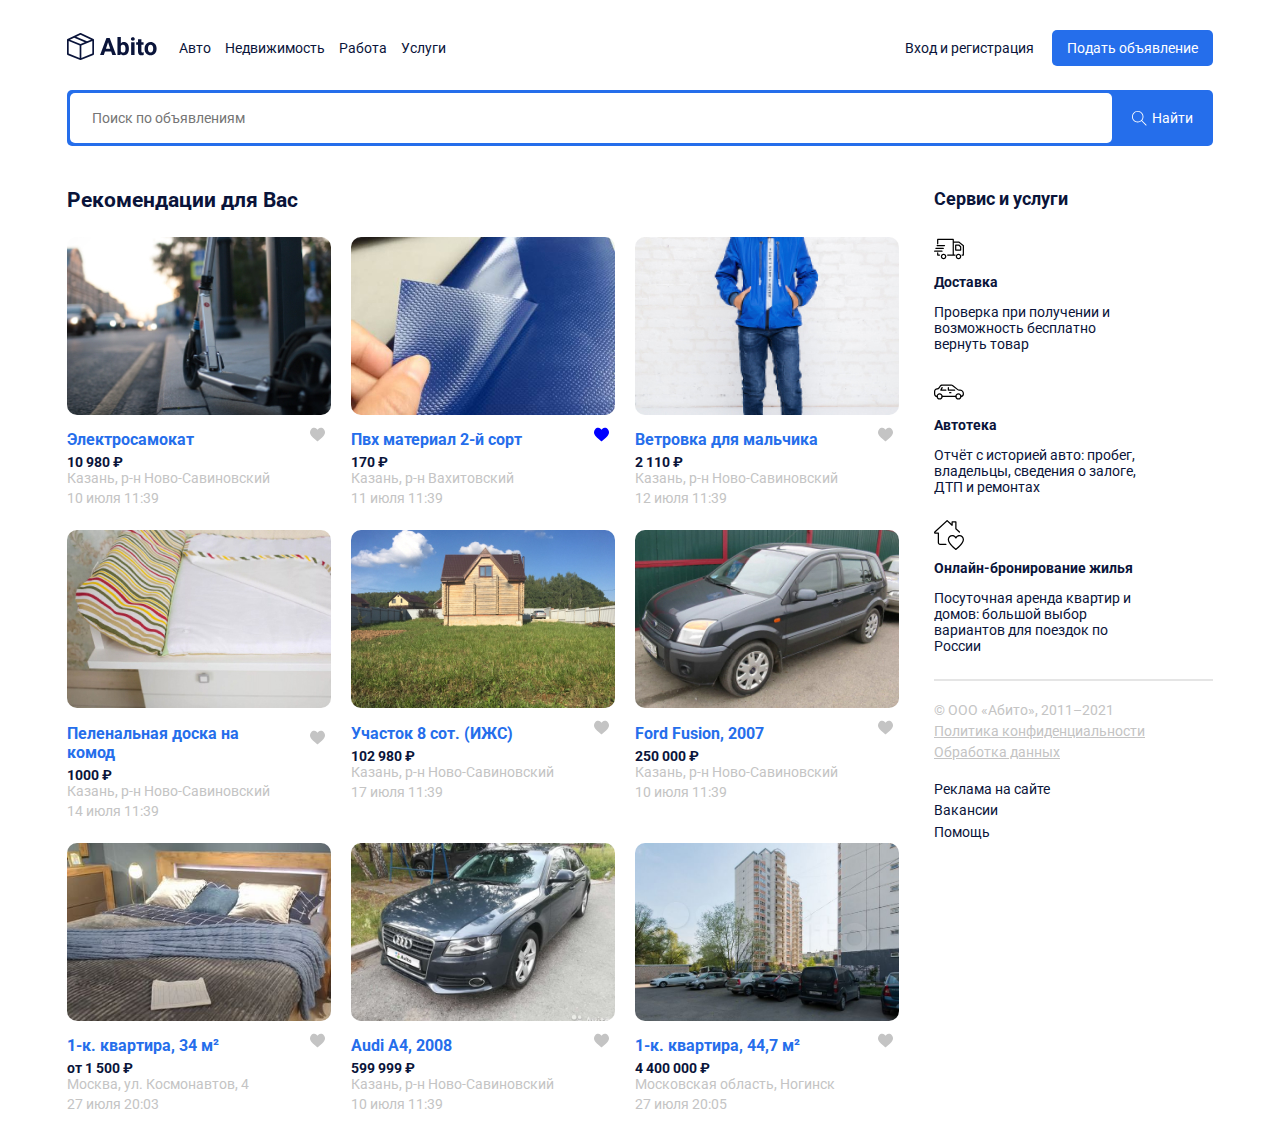
<file: index.html>
<!DOCTYPE html>
<html lang="en">
  <head>
    <meta charset="utf-8">
    <meta http-equiv="X-UA-Compatible" content="IE=edge">
    <meta name="viewport" content="width=device-widthm initial-scale=1.0">
    <title>Abito - доска объявлений</title>
    <!-- Подключаем шрифт Roboto от google font -->
    <link rel="preconnect" href="https://fonts.googleapis.com">
    <link rel="preconnect" href="https://fonts.gstatic.com" crossorigin>
    <link href="https://fonts.googleapis.com/css2?family=Roboto:wght@400;700&display=swap" rel="stylesheet">
    <link rel="stylesheet" href="css/normalize.css">
    <link rel="stylesheet" href="css/style.css">

  </head>
  <body>
    <!-- header start -->
    <header class="header container">
      <div class="navbar">
        <a href="index.html" class="logo">
          <img src="img/logo.svg" alt="logo: Abito" class="logo-image"></img>
        </a>
        <!--навигация-->
        <nav class="navbar-menu">
          <!--меню-->
          <ul class="menu">
            <!--пункт меню-->
            <li class="menu-item">
              <a href="#" class="menu-link">Авто</a>
            </li>
            <li class="menu-item">
              <a href="#" class="menu-link">Недвижимость</a>
            </li>
            <li class="menu-item">
              <a href="#" class="menu-link">Работа</a>
            </li>
            <li class="menu-item">
              <a href="#" class="menu-link">Услуги</a>
            </li>
          </ul>
        </nav>

        <div class="button-group">
          <a href="#" class="button button-link">Вход и регистрация</a>
          <a href="#" class="button button-primary">Подать объявление</a>
        </div>
      </div>
      <!-- /.navbar-->
      <div class="search-panel">
        <input type="search" class="search-input" placeholder="Поиск по объявлениям">
        <button class="search-button">
          <svg class="search-icon" width="15" height="15" viewBox="0 0 15 15" fill="none" xmlns="http://www.w3.org/2000/svg">
            <path d="M14.6506 14.0012L10.0862 9.43675C10.9465 8.43352 11.4706 7.13293 11.4706 5.71058C11.4706 2.54822 8.89765 -0.0247192 5.7353 -0.0247192C4.20353 -0.0247192 2.76265 0.571751 1.67824 1.6544C0.595589 2.73793 -0.000881376 4.17881 9.77541e-07 5.71058C9.77541e-07 8.87293 2.57294 11.4459 5.7353 11.4459C7.15765 11.4459 8.45912 10.9218 9.46235 10.0615L14.0268 14.6259L14.6506 14.0012ZM5.7353 10.5635C3.06 10.5635 0.882354 8.38675 0.882354 5.71058C0.881472 4.41352 1.38618 3.19499 2.30294 2.2791C3.21882 1.36234 4.43824 0.857634 5.7353 0.857634C8.41059 0.857634 10.5882 3.0344 10.5882 5.71058C10.5882 8.38587 8.41059 10.5635 5.7353 10.5635Z" fill="white"/>
          </svg>
          <span class="search-button-text">Найти
          </span>
        </button>
      </div>
      <!-- /.search-panel-->
    </header>

    <div class="page-content container">
      <!-- Блок с объявлениями-->
      <main class="main">
        <h2 class="page-title">Рекомендации для Вас</h2>
        <div class="cards">
          <div class="card">
            <a href="single.html" class="card-link">
            <img src="img/card-image-1.jpg" alt="photo" class="card-image">
            </a>
            <div class="card-header">
              <a href="single.html" class="card-link">
                <h3 class="card-title">Электросамокат</h3>
              </a>
              <button class="like">
                <img src="img/like.svg" alt="like">
              </button>
            </div>
            <strong class="price">
              10 980 ₽
            </strong>
            <p class="card-text">Казань, р-н Ново-Савиновский</p>
            <p class="card-text">10 июля 11:39</p>
          </div>
          <div class="card">
            <a href="#" class="card-link">
            <img src="img/card-image-2.jpg" alt="photo" class="card-image">
            </a>
            <div class="card-header">
              <a href="#" class="card-link">
              <h3 class="card-title">Пвх материал 2-й сорт</h3>
              </a>
              <button class="like">
                <svg class="like-icon" width="15" height="15" viewBox="0 0 15 15" fill="none" xmlns="http://www.w3.org/2000/svg">
                <g clip-path="url(#clip0)">
                <path
                  d="M13.81 2.12631C13.0336 1.28414 11.9681 0.820312 10.8097 0.820312C9.94389 0.820312 9.15092 1.09406 8.45284 1.63387C8.10059 1.90636 7.78141 2.23972 7.5 2.62882C7.2187 2.23984 6.89941 1.90636 6.54705 1.63387C5.84908 1.09406 5.05611 0.820312 4.19025 0.820312C3.03188 0.820312 1.96632 1.28414 1.18984 2.12631C0.42263 2.95864 0 4.09573 0 5.32825C0 6.59683 0.472755 7.75806 1.48773 8.98281C2.39571 10.0784 3.70068 11.1905 5.21187 12.4783C5.72788 12.9181 6.31279 13.4166 6.92013 13.9476C7.08057 14.0881 7.28645 14.1655 7.5 14.1655C7.71343 14.1655 7.91943 14.0881 8.07964 13.9478C8.68698 13.4167 9.27223 12.918 9.78848 12.478C11.2994 11.1904 12.6044 10.0784 13.5124 8.9827C14.5274 7.75806 15 6.59683 15 5.32814C15 4.09573 14.5774 2.95864 13.81 2.12631Z"
                />
                </g>
                <defs>
                <clipPath id="clip0">
                <rect width="15" height="15" fill="white"/>
                </clipPath>
                </defs>
                </svg>
              </button>
            </div>
            <strong class="price">
              170 ₽
            </strong>
            <p class="card-text">Казань, р-н Вахитовский</p>
            <p class="card-text">11 июля 11:39</p>
          </div>
          <div class="card">
            <img src="img/card-image-3.jpg" alt="photo" class="card-image">
            <div class="card-header">
              <h3 class="card-title">Ветровка для мальчика</h3>
              <button class="like">
                <img src="img/like.svg" alt="like">
              </button>
            </div>
            <strong class="price">
              2 110 ₽
            </strong>
            <p class="card-text">Казань, р-н Ново-Савиновский</p>
            <p class="card-text">12 июля 11:39</p>
          </div>
          <div class="card">
            <img src="img/card-image-4.jpg" alt="photo" class="card-image">
            <div class="card-header">
              <h3 class="card-title">Пеленальная доска на комод</h3>
              <button class="like">
                <img src="img/like.svg" alt="like">
              </button>
            </div>
            <strong class="price">
              1000 ₽
            </strong>
            <p class="card-text">Казань, р-н Ново-Савиновский</p>
            <p class="card-text">14 июля 11:39</p>
          </div>
          <div class="card">
            <img src="img/card-image-5.jpg" alt="photo" class="card-image">
            <div class="card-header">
              <h3 class="card-title">Участок 8 сот. (ИЖС)</h3>
              <button class="like">
                <img src="img/like.svg" alt="like">
              </button>
            </div>
            <strong class="price">
              102 980 ₽
            </strong>
            <p class="card-text">Казань, р-н Ново-Савиновский</p>
            <p class="card-text">17 июля 11:39</p>
          </div>
          <div class="card">
            <img src="img/card-image-6.jpg" alt="photo" class="card-image">
            <div class="card-header">
              <h3 class="card-title">Ford Fusion, 2007</h3>
              <button class="like">
                <img src="img/like.svg" alt="like">
              </button>
            </div>
            <strong class="price">
              250 000 ₽
            </strong>
            <p class="card-text">Казань, р-н Ново-Савиновский</p>
            <p class="card-text">10 июля 11:39</p>
          </div>
          <div class="card">
            <img src="img/card-image-7.jpg" alt="photo" class="card-image">
            <div class="card-header">
              <h3 class="card-title">1-к. квартира, 34 м² </h3>
              <button class="like">
                <img src="img/like.svg" alt="like">
              </button>
            </div>
            <strong class="price">
              от 1 500 ₽
            </strong>
            <p class="card-text">Москва, ул. Космонавтов, 4</p>
            <p class="card-text">27 июля 20:03</p>
          </div>
          <div class="card">
            <img src="img/card-image-8.jpg" alt="photo" class="card-image">
            <div class="card-header">
              <h3 class="card-title">Audi A4, 2008</h3>
              <button class="like">
                <img src="img/like.svg" alt="like">
              </button>
            </div>
            <strong class="price">
              599 999 ₽
            </strong>
            <p class="card-text">Казань, р-н Ново-Савиновский</p>
            <p class="card-text">10 июля 11:39</p>
          </div>
          <div class="card">
            <img src="img/card-image-9.jpg" alt="photo" class="card-image">
            <div class="card-header">
              <h3 class="card-title">1-к. квартира, 44,7 м²</h3>
              <button class="like">
                <img src="img/like.svg" alt="like">
              </button>
            </div>
            <strong class="price">
              4 400 000 ₽
            </strong>
            <p class="card-text">Московская область, Ногинск</p>
            <p class="card-text">27 июля 20:05</p>
          </div>
        </div>
      </main>
      <!-- сайдбар-->
      <aside class="sidebar">
        <h4 class="page-title">Сервис и услуги</h4>
          <div class="service">
            <img src="img/shipping.svg" alt="icon: shipping" class="service-image">
            <h5 class="service-title">Доставка</h5>
            <p class="service-text">Проверка при получении и возможность бесплатно вернуть товар</p>
          </div>
          <div class="service">
            <img src="img/car.svg" alt="icon: car" class="service-image">
            <h5 class="service-title">Автотека</h5>
            <p class="service-text">Отчёт с историей авто: пробег, владельцы, сведения о залоге, ДТП и ремонтах</p>
          </div>
          <div class="service">
            <img src="img/home.svg" alt="icon: homr" class="service-image">
            <h5 class="service-title">Онлайн-бронирование жилья</h5>
            <p class="service-text">Посуточная аренда квартир и домов: большой выбор вариантов для поездок по России</p>
          </div>
          <hr color="#E5E5E5">
          <footer class="footer">
            <p class="footer-text">© ООО «Абито», 2011–2021</p>
            <ul class="footer-menu">
              <li class="footer-menu-item">
                <a href="#" class="footer-text">Политика конфиденциальности</a>
              </li>
              <li>
                <a href="#" class="footer-text">Обработка данных</a>
              </li>
            </ul>
            <ul class="footer-menu">
              <li class="footer-menu-item">
                <a href="#" class="footer-link">Реклама на сайте</a>
              </li>
              <li>
                <a href="#" class="footer-link">Вакансии</a>
              </li>
              <li>
                <a href="#" class="footer-link">Помощь</a>
              </li>
            </ul>
          </footer>
      </aside>

    </div>
  </body>
</html>
</file>
<file: css/style.css>
body {
  font-family: 'Roboto', sans-serif;
  font-size: 14px;
  color: #0A143A;
}
.container {
  max-width: 1146px; /*максимальная ширина страницы*/
  margin: auto; /*автоматическое выравнивание по середине*/
}
.header {
  padding-top: 30px;
  padding-bottom: 30px;
  margin-bottom: 12px;
}
.navbar {
  display: flex; /* делаем гибкий блок*/
  align-items: center; /* выравнивание по центру*/
  justify-content: space-between; /* разбросать элементы по краям*/
  margin-bottom: 24px;
}
/*меню в шапке*/
.navbar-menu {
  margin-right: auto; /*автоматический отстут справа*/
}
.menu {
  list-style: none; /*отключаем точки в списке*/
  margin: 0; /* обнуляем отступы*/
  padding-left: 22px; /*внутренний отступ слева 22 пикселя*/
  padding-right: 22px; /*внутренний отступ слева 22 пикселя*/
  display: flex;
}
/*для всех пунктов меню кроме последнего применяем отступ справа*/
.menu-item:not(:last-child) {
  margin-right: 14px;
}
.menu-link {
  text-decoration: none; /*отключаем подчеркивание ссылок*/
  color: inherit; /*берет цвет как у body*/
}
.button {
  text-decoration: none;
  display: inline-block;
  padding: 10px 15px; /*сверху и снизу 10 px, а по краям 15 px*/
  cursor: pointer;
}
.button-link {
  color: inherit;
}
.button-primary {
  background: #256eeb;
  border-radius: 5px;
  color: white;
}
.search-panel {
  height: 50px;
  background: #256eeb;
  border-radius: 5px;
  display: flex;
  padding: 3px;
}
.search-input {
  flex-grow: 1; /*растягивается на всё свободное место*/
  background: #FFFFFF;
  border-radius: 5px;
  border: none;
  padding-left: 22px;
  padding-right: 22px;
}
.search-button {
  background: #256eeb;
  border: none;
  color: white;
  padding-left: 20px;
  padding-right: 17px;
  display: flex;
  align-items: center;
  cursor: pointer;
}
.search-button-text {
  margin-left: 5px;
}
.page-content {
  display: grid;
  grid-template-columns: 9fr 3fr;
  grid-column-gap: 30px;
}
.card-image {
  border-radius: 10px;
  width: 264px;
  height: 178px;
  object-fit: cover;
}
.cards {
  display: flex;
  flex-wrap: wrap;
}
.card {
  margin-bottom: 20px;
}
.card:not(:nth-child(3n)) {
  margin-right: 20px;
}
.card-link {
  text-decoration: none;
}
.card-title {
  font-size: 16px;
  line-height: 19px;
  color: #256EEB;
  margin-top: 12px;
  margin-bottom: 5px;
}
.card-header {
  display: flex;
  justify-content: space-between;
  align-items: center;
  max-width: 264px;
}
.like {
  background: white;
  border: none;
  cursor: pointer;
  margin-left: 15px;
}
.like-icon {
  fill: blue;
}
.like-icon:hover {
  fill: red;
}
.card-price {
  font-size: 16px;
  line-height: 19px;
  margin-bottom: 10px;
  display: block;
}
.card-text {
  font-size: 14px;
  line-height: 16px;
  color: #C4C4C4;
  margin-bottom: 4px;
  margin-top: 0;
}
.sidebar .page-title {
  font-size: 18px;
  line-height: 21px;
}
.service {
  margin-bottom: 25px;
}
.service-title {
  font-weight: bold;
  margin-top: 7px;
  margin-bottom: 5px;
  font-size: 14px;
  line-height: 16px;
}
.service-text {
  font-size: 14px;
  line-height: 16px;
  max-width: 217px;
}
.footer-text {
  display: inline-block;
  font-size: 14px;
  line-height: 16px;
  color: #C4C4C4;
  margin-bottom: 5px;
}
.footer-menu {
  margin: 0;
  padding: 0;
  list-style: none;
  margin-bottom: 16px;
}
.footer-link {
  color: inherit;
  text-decoration: none;
  display: inline-block;
  margin-bottom: 5px;
}
.main-single {
  display: flex;
  align-items: flex-start;
}
.content {
  max-width: 460px;
  margin-right: 30px;
}
.swiper-container {
  width: 100%;
  height: 300px;
  margin-left: auto;
  margin-right: auto;
}
.swiper-slide {
  background-size: cover;
  background-position: center;
}
.mySwiper2 {
  width: 100%;
  border-radius: 10px;
}
.mySwiper {
  height: 20%;
  box-sizing: border-box;
  padding: 10px 0;
}
.mySwiper .swiper-slide {
  width: 25%;
  height: 100%;
  opacity: 0.4;
  border-radius: 10px;
}
.mySwiper .swiper-slide-thumb-active {
  opacity: 1;
}
.swiper-slide img {
  display: block;
  width: 100%;
  height: 100%;
  object-fit: cover;
  border-radius: 3px;
}
.content-text {
  font-size: 14px;
  line-height: 140%;
  color: inherit;
}
.single-price {
  font-size: 24px;
  line-height: 28px;
  margin-top: 0;
  margin-bottom: 25px;
  display: block;
}
.page-title {
  margin-top: 0;
  margin-bottom: 25px;
}
.author {
  min-width: 264px;
}
.author-wrapper {
  display: flex;
  align-items: center;
  margin-top: 25px;
  justify-content: space-between;
  margin-bottom: 30px;
}
.author-avatar {
  width: 50px;
  height: 50px;
  object-fit: cover;
  border-radius: 50%;
}
.author-name {
  font-weight: bold;
  font-size: 14px;
  line-height: 16px;
  display: block;
  margin-bottom: 4px;
}
.rating {
  margin-bottom: 5px;
}
.rating-counter {
  margin-left: 10px;
  opacity: 0.5;
}
.author-status {
  font-size: 12px;
}
.button-block {
  width: 100%;
  height: 54px;
  display: block;
  margin-bottom: 14px;
  border: none;
}
.button-success {
  background: #14B4BE;
  border-radius: 5px;
  color: white;
}
</file>
